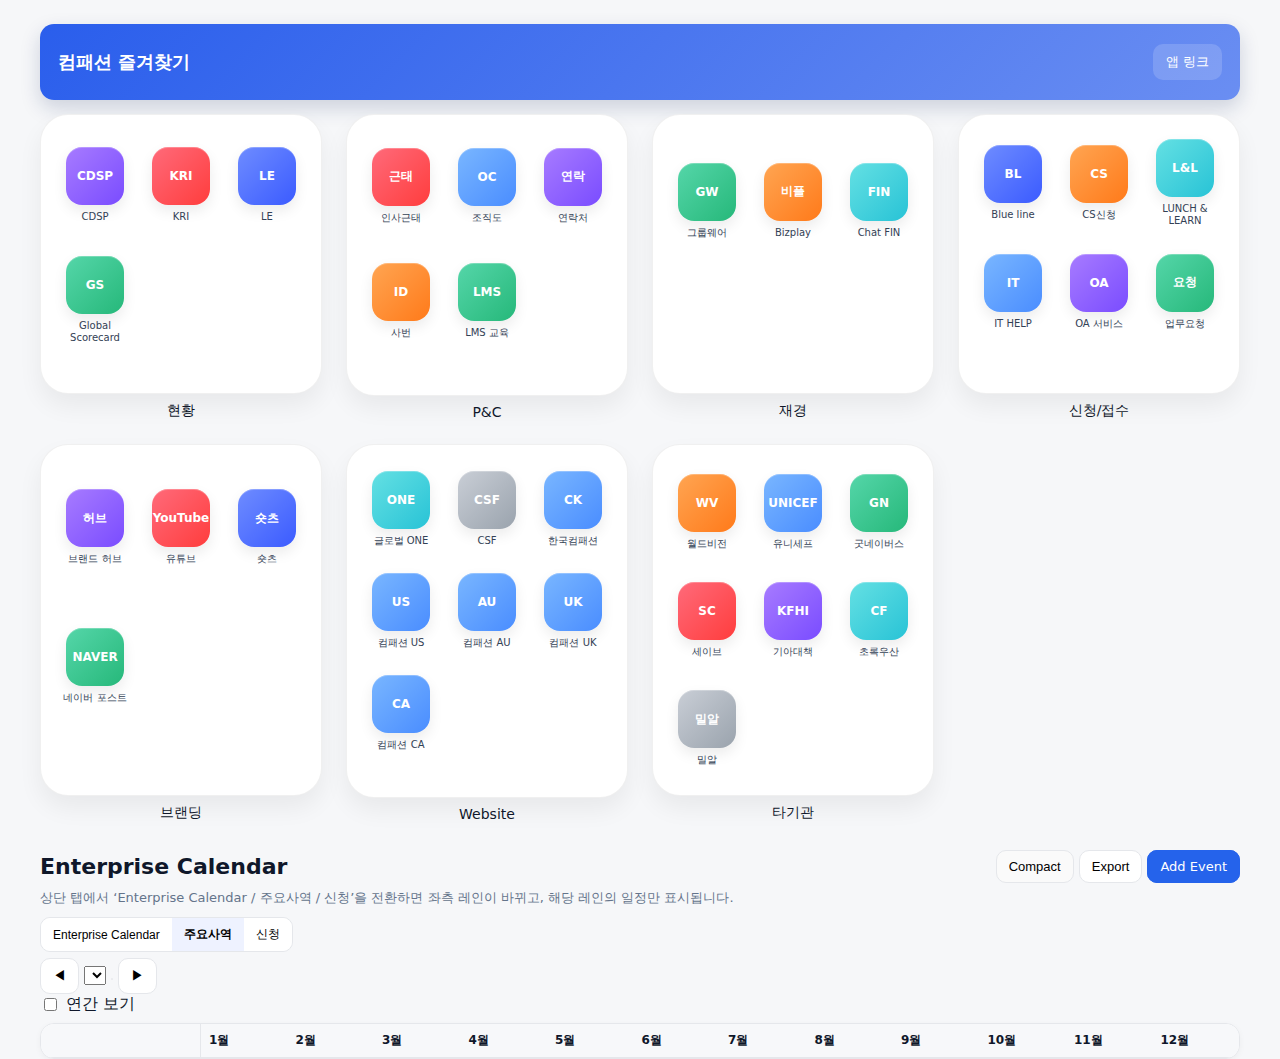
<file: index.html>
<!DOCTYPE html>
<html lang="ko" dir="ltr">
<head>
<meta charset="UTF-8" />
<meta name="viewport" content="width=device-width,initial-scale=1" />
<meta name="color-scheme" content="light" />
<title>사내 포털 – 바로가기 + 전사일정</title>
<style>
  :root{
    --bg:#f6f7f9; --folder:#ffffff; --line:rgba(0,0,0,.06); --card:#fff; --grid:#e5e7eb; --text:#0f172a;
    --focus:#2563eb; --muted:#64748b; --shadow:0 12px 24px rgba(0,0,0,.06);
    --lane-h:64px; --lane-gap:1px; --left-col:160px; --header-h:34px; --cell-pad:8px;
  }
  *{box-sizing:border-box}
  html,body{height:100%}
  body{margin:24px; font-family:system-ui,-apple-system,Segoe UI,Roboto,Apple SD Gothic Neo,Noto Sans KR,sans-serif; background:var(--bg); color:var(--text)}
  img{max-width:100%; display:block}
  a{color:inherit; text-decoration:none}
  a:focus-visible,button:focus-visible{outline:3px solid var(--focus); outline-offset:3px; border-radius:8px}
  .visually-hidden{position:absolute!important;width:1px;height:1px;padding:0;margin:-1px;overflow:hidden;clip:rect(0 0 0 0);white-space:nowrap;border:0}

  h1{margin:0 0 20px; font-size:18px}
  h2{margin:28px 0 12px; font-size:16px}
  .container{max-width:1200px; margin:0 auto}
  .grid{display:grid; grid-template-columns:repeat(auto-fit,minmax(240px,1fr)); gap:24px}

  /* 폴더 카드 */
  .folder{background:var(--folder);border-radius:28px;padding:18px 16px;border:1px solid var(--line);
          box-shadow:var(--shadow), inset 0 1px 0 rgba(255,255,255,.7); transition:transform .15s, box-shadow .15s}
  .folder:hover{ transform:translateY(-2px); box-shadow:0 16px 30px rgba(0,0,0,.08), inset 0 1px 0 rgba(255,255,255,.7) }
  .apps{display:grid; grid-template-columns:repeat(3,1fr); gap:10px}
  .app{display:flex; align-items:center; justify-content:center; flex-direction:column; color:var(--text); gap:6px; min-height:92px}
  .badge{width:58px;height:58px;border-radius:16px;display:flex;align-items:center;justify-content:center;box-shadow:inset 0 1px 0 rgba(255,255,255,.25), 0 6px 14px rgba(0,0,0,.08);transition:transform .12s, box-shadow .12s; font-weight:700; font-size:12px; color:#fff}
  .app:hover .badge{ transform:translateY(-1px); box-shadow:inset 0 1px 0 rgba(255,255,255,.25), 0 10px 18px rgba(0,0,0,.12) }
  .label{font-size:10px;color:#334155;text-align:center;max-width:84px;line-height:1.2}
  .c-red{background:linear-gradient(135deg,#ff6a7a,#ff3d3d)}
  .c-purple{background:linear-gradient(135deg,#a77bff,#7a4cff)}
  .c-sky{background:linear-gradient(135deg,#79b6ff,#4a8dff)}
  .c-orange{background:linear-gradient(135deg,#ffa552,#ff7a1a)}
  .c-green{background:linear-gradient(135deg,#55d6a9,#26b87a)}
  .c-blue{background:linear-gradient(135deg,#6e8cff,#3b5bff)}
  .c-teal{background:linear-gradient(135deg,#64e0e3,#28c3d6)}
  .c-gray{background:linear-gradient(135deg,#c9ced6,#9aa3ad)}
  .folder-label{display:flex;align-items:center;justify-content:center;gap:6px;margin-top:8px;font-size:14px}
  .folder-label .emoji{display:none !important;}

  /* 카드 */
  .card{background:var(--card);border:1px solid var(--grid);border-radius:14px;box-shadow:0 2px 6px rgba(0,0,0,.04)}

  /* 컨트롤(세그 탭) */
  .controls{display:flex;flex-wrap:wrap;gap:8px;align-items:center;margin:10px 0 6px}
  .seg{display:inline-flex;border:1px solid var(--grid);border-radius:10px;overflow:hidden}
  .seg button{padding:8px 12px;border:0;background:#fff;font-size:12px;cursor:pointer}
  .seg button[aria-pressed="true"]{background:#eef2ff;font-weight:600}

  /* 캘린더 상단 */
  .sp-hero{margin:28px 0 8px}
  .sp-titlebar{display:flex;align-items:center;justify-content:space-between;gap:12px;margin-top:6px}
  .sp-titlebar h2{margin:0;font-size:22px}
  .sp-sub{margin:6px 0 0;color:#64748b;font-size:13px}
  .btn{border:1px solid var(--grid);background:#fff;border-radius:10px;padding:8px 12px;font-size:13px;cursor:pointer}
  .btn.ghost{background:#fafafa}
  .btn.primary{background:#2563eb;color:#fff;border-color:#2563eb}

  /* 제목 라인만 하이라이트 */
  .title-strip{
    display:flex; align-items:center; justify-content:space-between;
    padding:20px 18px; margin:0 0 14px; border-radius:14px; color:#fff;
    box-shadow:0 8px 20px rgba(17,38,94,.18);
    background:linear-gradient(135deg,#2a5eec,#6a8ef2);
  }
  .title-strip .btn.ghost{background:rgba(255,255,255,.16); color:#fff; border-color:transparent}
  .title-strip .btn.ghost:hover{background:rgba(255,255,255,.24)}

  /* 연간 매트릭스 */
  .year-grid{position:relative;overflow:hidden}
  .header,.row{display:grid;grid-template-columns:var(--left-col) repeat(12,1fr)}
  .header div,.row div{padding:var(--cell-pad);border-bottom:1px solid var(--grid)}
  .header{background:#f7f8fa;font-size:12px;font-weight:600;position:sticky;top:0;z-index:2}
  .lane-name{padding:10px 12px;border-right:1px solid var(--grid);display:flex;align-items:center;font-size:12px;font-weight:600;background:#f9fafb;color:#111827}
  .cell{height:var(--lane-h);border-left:1px solid var(--grid)}
  .row .cell:first-child{border-left:none}
  .grid-lines{position:absolute;inset:var(--header-h) 0 0 var(--left-col);display:grid;grid-template-columns:repeat(12,1fr);pointer-events:none}
  .grid-lines div{border-left:1px dashed #e6e6e6}
  .bar-layer{position:absolute;inset:var(--header-h) 0 0 var(--left-col)}
  .event{position:absolute;height:26px;border-radius:8px;padding:4px 8px;font-size:12px;line-height:18px;white-space:nowrap;overflow:hidden;text-overflow:ellipsis;cursor:pointer;box-shadow:0 1px 3px rgba(0,0,0,.08);border:1px solid rgba(0,0,0,.05);font-weight:600}
  .today-line{position:absolute;top:var(--header-h);bottom:0;width:2px;background:#2563eb33;pointer-events:none}

  @media print{
    body{margin:0}
    .grid,.imgbox,.hint,h1,.controls,.sp-hero{display:none}
    .year-grid{border:0}
  }
/* ===== Tooltip (개선 버전) ===== */
.tooltip{
  position: fixed;
  z-index: 9999;
  max-width: 240px;             /* 고정 최대폭 */
  padding: 10px 12px;
  font-size: 12px;
  line-height: 1.5;
  border-radius: 10px;
  background: #fff;
  color: #111827;
  border: 1px solid #e5e7eb;
  box-shadow: 0 10px 24px rgba(0,0,0,.16);
  pointer-events: none;
  opacity: 0;
  transform: translateY(-6px) scale(.98);
  transition: opacity .14s ease, transform .14s ease;

  /* 길게 늘어지지 않도록 */
  white-space: normal;
  word-break: keep-all;          /* 한글 단어 유지 */
  overflow-wrap: anywhere;       /* 긴 URL 같은 건 줄바꿈 */
  text-align: left;
}

/* 보이기 */
.tooltip[data-show="true"]{
  opacity: 1;
  transform: translateY(0) scale(1);
}

/* 화살표 */
.tooltip::after{
  content:"";
  position:absolute;
  left:50%;
  transform: translateX(-50%);
  border:6px solid transparent;
  filter: drop-shadow(0 2px 2px rgba(0,0,0,.08));
}

/* 위쪽 배치(기본) — 화살표가 아래를 향함 */
.tooltip[data-pos="top"]::after{
  bottom:-12px;
  border-top-color:#fff;
}

/* 아래쪽 배치 — 화살표가 위를 향함 */
.tooltip[data-pos="bottom"]::after{
  top:-12px;
  border-bottom-color:#fff;
}

  /* === 카드 높이 통일: grid-item(section)와 .folder를 늘려서 맞춤 === */
.grid > section{ display:flex; flex-direction:column; height:100%; }
.grid > section .folder{ display:flex; flex-direction:column; height:100%; }
.grid > section .apps{ flex:1 1 auto; }           /* 아이콘 영역이 남는 높이를 차지 */

/* (선택) 아이콘 그리드가 항상 고르게 보이게 */
.grid > section .apps{ display:grid; grid-template-columns:repeat(3,1fr); gap:10px; }

/* (선택) “모~든 카드 높이를 완전히 동일”하게 강제하고 싶다면 값 하나로 통일 */
.grid > section .folder{ min-height:260px; }       /* ⑤ 카드 공통 최소높이(원하면 숫자 조절) */

  /* === 카드 높이 통일 + 더보기 칩 === */
.grid > section{display:flex;flex-direction:column;height:100%}
.grid > section .folder{display:flex;flex-direction:column;height:100%;min-height:280px}
.grid > section .apps{flex:1 1 auto}


/* 모달(더보기) */
#more-modal[aria-hidden="true"]{display:none}
#more-modal{
  position:fixed;inset:0;z-index:70;display:flex;align-items:center;justify-content:center;
  padding:20px;background:rgba(0,0,0,.45)
}
.more-box{
  background:#fff;border:1px solid var(--grid);border-radius:14px;max-width:780px;width:100%;
  padding:16px;box-shadow:0 10px 30px rgba(0,0,0,.15)
}
.more-title{margin:0 0 10px;font-size:16px}
.more-grid{display:grid;grid-template-columns:repeat(auto-fit,minmax(120px,1fr));gap:14px}
.more-app{
  display:flex;flex-direction:column;align-items:center;gap:8px;padding:12px;border:1px solid #eef2f6;
  border-radius:12px;background:#fafafa
}
.more-app .badge{transform:none} /* 모달 안에선 점프 효과 제거 */
.more-footer{display:flex;gap:8px;justify-content:flex-end;margin-top:14px}

/* === 6칸 고정 슬롯(3x2) + 반응형 === */
.grid > section{display:flex;flex-direction:column;height:100%}
.grid > section .folder{display:flex;flex-direction:column;height:100%;min-height:280px}
.grid > section .apps{
  display:grid;
  grid-template-columns:repeat(3,1fr);
  gap:10px;
}
@media (max-width: 900px){ .grid > section .apps{ grid-template-columns:repeat(2,1fr);} }
@media (max-width: 520px){ .grid > section .apps{ grid-template-columns:1fr;} }

/* 슬롯: 앱/더보기/빈칸 모두 같은 높이로 */
.app, .more-tile, .slot-empty{
  display:flex;align-items:center;justify-content:center;flex-direction:column;gap:6px;min-height:92px;
}

/* 더보기 타일(앱과 동일 사이즈로 표시) */
.more-tile{
  border-radius:16px;border:1px dashed #dbe1e8;background:#f8fafc;
  box-shadow:inset 0 1px 0 rgba(255,255,255,.6);
  cursor:pointer;font-weight:700;
}
.more-tile:hover{background:#f1f5f9}

/* 빈 슬롯(자리만 차지하고 보이지 않음) */
.slot-empty{ visibility:hidden; }
/* === 모달 표시 보강 === */
#more-modal { display: flex; z-index:9999; }                     /* 기본 표시를 flex로 (안보이는 문제 방지) */
#more-modal[aria-hidden="true"] { display: none; } /* 닫을 때만 숨기기 */
  
</style>
</head>
<body>
<div class="container" role="main">

  <!-- 상단 타이틀 -->
  <h1 class="title-strip">
    <span>컴패션 즐겨찾기</span>
    <button id="app-links-btn" class="btn ghost" type="button">앱 링크</button>
  </h1>

  <!-- ===== 빠른 바로가기 그리드 ===== -->
  <div class="grid" id="quick-grid">
    <!-- 현황 -->
    <section aria-labelledby="sec-Dashboard">
      <div class="folder" role="group" aria-labelledby="sec-Dashboard">
        <div class="apps">
          <a class="app" data-key="CDSP" href="https://compassionkorea.lightning.force.com/lightning/r/Dashboard/01Z2x00000086p2EAA/view?queryScope=userFolders" target="_blank" rel="noopener noreferrer"><div class="badge c-purple">CDSP</div><div class="label">CDSP</div></a>
          <a class="app" data-key="KRI" href="https://compassionkorea.lightning.force.com/lightning/r/Dashboard/01Z2x000000QEwMEAW/view" target="_blank" rel="noopener noreferrer"><div class="badge c-red">KRI</div><div class="label">KRI</div></a>
          <a class="app" data-key="LE" href="https://compassionkorea.sharepoint.com/:x:/s/maketing/EXVOhXaIRMNBvzScNMHEycMBXkXIgNO1UNBRMcdAStnOWQ?e=4EfFYq" target="_blank" rel="noopener noreferrer"><div class="badge c-blue">LE</div><div class="label">LE</div></a>
          <a class="app" data-key="Scorecard" href="https://one.compassion.com/sites/finance/SitePageModern/194296/global-scorecard" target="_blank" rel="noopener noreferrer"><div class="badge c-green">GS</div><div class="label">Global Scorecard</div></a>
          <span></span><span></span><span></span><span></span><span></span>
        </div>
      </div>
      <div class="folder-label" id="sec-dashboard"><span>현황</span></div>
    </section>

    <!-- P&C -->
    <section aria-labelledby="sec-pc">
      <div class="folder" role="group" aria-labelledby="sec-pc">
        <div class="apps">
          <a class="app" data-key="인사근태" href="http://gwa.compassion.or.kr/gw/bizbox.do" target="_blank" rel="noopener noreferrer" title="인사근태"><div class="badge c-red">근태</div><div class="label">인사근태</div></a>
          <a class="app" data-key="조직도" href="https://compassionkorea.sharepoint.com/:b:/s/share/EVwEjJlrN2JGs9_tak31NVABfFJgdYNMhtQGLq0ArpJZNA?e=HZ27fL" target="_blank" rel="noopener noreferrer"><div class="badge c-sky">OC</div><div class="label">조직도</div></a>
          <a class="app" data-key="연락처" href="https://compassionkorea.sharepoint.com/:b:/s/share/EW4HfbQ0aUdEsSm7fBLWAHMBbWviKQ6R6FUxvvXu7P3k7Q?e=padbKz" target="_blank" rel="noopener noreferrer"><div class="badge c-purple">연락</div><div class="label">연락처</div></a>
          <a class="app" data-key="사번" href="#" target="_blank" rel="noopener noreferrer"><div class="badge c-orange">ID</div><div class="label">사번</div></a>
          <a class="app" data-key="LMS 교육" href="https://hrd.compassion.or.kr/index.do" target="_blank" rel="noopener noreferrer"><div class="badge c-green">LMS</div><div class="label">LMS 교육</div></a>
          <span></span><span></span><span></span>
        </div>
      </div>
      <div class="folder-label" id="sec-pc"><span>P&amp;C</span></div>
    </section>

    <!-- 재경 -->
    <section aria-labelledby="sec-fin">
      <div class="folder" role="group" aria-labelledby="sec-fin">
        <div class="apps">
          <a class="app" data-key="그룹웨어" href="http://gwa.compassion.or.kr/gw/userMain.do" target="_blank" rel="noopener noreferrer"><div class="badge c-green">GW</div><div class="label">그룹웨어</div></a>
          <a class="app" data-key="Bizplay" href="https://www.bizplay.co.kr/main_0003_01.act" target="_blank" rel="noopener noreferrer"><div class="badge c-orange">비플</div><div class="label">Bizplay</div></a>
          <a class="app" data-key="Chat FIN" href="https://handy-reply-c1d.notion.site/ChatFIN-5b4bfe383a864a658cd59dd7de0bc671" target="_blank" rel="noopener noreferrer"><div class="badge c-teal">FIN</div><div class="label">Chat FIN</div></a>
          <span></span><span></span><span></span><span></span><span></span><span></span>
        </div>
      </div>
      <div class="folder-label" id="sec-fin"><span>재경</span></div>
    </section>

    <!-- 신청/접수 -->
    <section aria-labelledby="sec-apply">
      <div class="folder" role="group" aria-labelledby="sec-apply">
        <div class="apps">
          <a class="app" data-key="Blue line" href="https://docs.google.com/forms/d/1SyKV9_o6ctBeClGW8wDpPnGf94RvEZqWaYfZ9e6cgxg/viewform?edit_requested=true" target="_blank" rel="noopener noreferrer"><div class="badge c-blue">BL</div><div class="label">Blue line</div></a>
          <a class="app" data-key="CS" href="https://compassionkorea-my.sharepoint.com/:x:/g/personal/dalim_compassion_or_kr/EQ_Gs9DNgN9PiUWxnUlVemoB07hunygEASEHkVd9av4EOQ?e=wvJixF" target="_blank" rel="noopener noreferrer"><div class="badge c-orange">CS</div><div class="label">CS신청</div></a>
          <a class="app" data-key="L&L" href="https://forms.office.com/r/TtTWjVKUGt" target="_blank" rel="noopener noreferrer"><div class="badge c-teal">L&L</div><div class="label">LUNCH & LEARN</div></a>
          <a class="app" data-key="IT HELP" href="https://compassionkorea.lightning.force.com/lightning/o/ITServiceRequest__c/home" target="_blank" rel="noopener noreferrer"><div class="badge c-sky">IT</div><div class="label">IT HELP</div></a>
          <a class="app" data-key="OA 서비스" href="https://forms.office.com/pages/responsepage.aspx?id=F3AWrGQVgEyEyvVroUgajahITEsIIu5IoQ0dkMJU9PRUQ0hNSjY3NEtQWTJPWktSTzZVSE04OFE2SCQlQCN0PWcu&route=shorturl" target="_blank" rel="noopener noreferrer"><div class="badge c-purple">OA</div><div class="label">OA 서비스</div></a>
          <a class="app" data-key="업무요청" href="https://compassionkorea.sharepoint.com/sites/request" target="_blank" rel="noopener noreferrer"><div class="badge c-green">요청</div><div class="label">업무요청</div></a>
          <span></span><span></span><span></span><span></span><span></span><span></span>
        </div>
      </div>
      <div class="folder-label" id="sec-apply"><span>신청/접수</span></div>
    </section>

    <!-- 브랜딩 -->
    <section aria-labelledby="sec-brand">
      <div class="folder" role="group" aria-labelledby="sec-brand">
        <div class="apps">
          <a class="app" data-key="브랜드 허브" href="https://compassionkorea.sharepoint.com/sites/BrandHub" target="_blank" rel="noopener noreferrer"><div class="badge c-purple">허브</div><div class="label">브랜드 허브</div></a>
          <a class="app" data-key="유튜브" href="https://www.youtube.com/@CompassionKR" target="_blank" rel="noopener noreferrer"><div class="badge c-red">YouTube</div><div class="label">유튜브</div></a>
          <a class="app" data-key="숏츠" href="https://www.youtube.com/@CompassionKR/shorts" target="_blank" rel="noopener noreferrer"><div class="badge c-blue">숏츠</div><div class="label">숏츠</div></a>
          <a class="app" data-key="네이버 포스트" href="https://blog.naver.com/prologue/PrologueList.naver?blogId=compassionkorea&skinType=&skinId=&from=menu&userSelectMenu=true" target="_blank" rel="noopener noreferrer"><div class="badge c-green">NAVER</div><div class="label">네이버 포스트</div></a>
          <span></span><span></span><span></span><span></span><span></span>
        </div>
      </div>
      <div class="folder-label" id="sec-brand"><span>브랜딩</span></div>
    </section>

    <!-- Website -->
    <section aria-labelledby="sec-web">
      <div class="folder" role="group" aria-labelledby="sec-web">
        <div class="apps">
          <a class="app" data-key="글로벌 ONE" href="https://one.compassion.com" target="_blank" rel="noopener noreferrer"><div class="badge c-teal">ONE</div><div class="label">글로벌 ONE</div></a>
          <a class="app" data-key="CSF" href="https://compassionkorea.lightning.force.com/lightning/page/home" target="_blank" rel="noopener noreferrer"><div class="badge c-gray">CSF</div><div class="label">CSF</div></a>
          <a class="app" data-key="홈페이지" href="https://www.compassion.or.kr/" target="_blank" rel="noopener noreferrer"><div class="badge c-sky">CK</div><div class="label">한국컴패션</div></a>
          <a class="app" data-key="US" href="http://www.compassion.com/" target="_blank" rel="noopener noreferrer"><div class="badge c-sky">US</div><div class="label">컴패션 US</div></a>
          <a class="app" data-key="AU" href="https://www.compassion.com.au/" target="_blank" rel="noopener noreferrer"><div class="badge c-sky">AU</div><div class="label">컴패션 AU</div></a>
          <a class="app" data-key="UK" href="https://www.compassionuk.org/" target="_blank" rel="noopener noreferrer"><div class="badge c-sky">UK</div><div class="label">컴패션 UK</div></a>
          <a class="app" data-key="CA" href="https://www.compassion.ca/" target="_blank" rel="noopener noreferrer"><div class="badge c-sky">CA</div><div class="label">컴패션 CA</div></a>
          <span></span><span></span><span></span><span></span><span></span><span></span>
        </div>
      </div>
      <div class="folder-label" id="sec-web"><span>Website</span></div>
    </section>

    <!-- 타기관 -->
    <section aria-labelledby="sec-ngo">
      <div class="folder" role="group" aria-labelledby="sec-ngo">
        <div class="apps">
          <a class="app" data-key="월드비전" href="https://www.worldvision.or.kr/" target="_blank" rel="noopener noreferrer" title="월드비전"><div class="badge c-orange">WV</div><div class="label">월드비전</div></a>
          <a class="app" data-key="유니세프" href="https://www.unicef.or.kr/" target="_blank" rel="noopener noreferrer" title="유니세프"><div class="badge c-sky">UNICEF</div><div class="label">유니세프</div></a>
          <a class="app" data-key="굿네이버스" href="https://www.goodneighbors.kr/" target="_blank" rel="noopener noreferrer" title="굿네이버스"><div class="badge c-green">GN</div><div class="label">굿네이버스</div></a>
          <a class="app" data-key="세이브더칠드런" href="https://www.sc.or.kr/" target="_blank" rel="noopener noreferrer" title="세이브더칠드런"><div class="badge c-red">SC</div><div class="label">세이브</div></a>
          <a class="app" data-key="기아대책" href="https://www.kfhi.or.kr/" target="_blank" rel="noopener noreferrer" title="기아대책"><div class="badge c-purple">KFHI</div><div class="label">기아대책</div></a>
          <a class="app" data-key="초록우산" href="https://www.childfund.or.kr/main.do" target="_blank" rel="noopener noreferrer" title="초록우산 어린이재단"><div class="badge c-teal">CF</div><div class="label">초록우산</div></a>
          <a class="app" data-key="밀알" href="https://miral.org/main/main.asp" target="_blank" rel="noopener noreferrer" title="밀알 복지재단"><div class="badge c-gray">밀알</div><div class="label">밀알</div></a>
          <span></span><span></span>
        </div>
      </div>
      <div class="folder-label" id="sec-ngo"><span>타기관</span></div>
    </section>
  </div>

  <!-- ====================== 전사일정 & 행사 ====================== -->
  <section class="sp-hero" aria-labelledby="ecal-title">
    <div class="sp-titlebar">
      <h2 id="ecal-title">Enterprise Calendar</h2>
      <div class="sp-actions" role="toolbar" aria-label="Calendar actions">
        <button type="button" class="btn ghost" id="btn-compact" aria-pressed="false" title="밀집 보기">Compact</button>
        <button type="button" class="btn" id="btn-export" title="CSV로 내보내기">Export</button>
        <a class="btn primary" id="btn-add" target="_blank" href="https://sungha85.github.io/compassion_gate/event/" title="일정 추가">Add Event</a>
      </div>
    </div>
    <p class="sp-sub">상단 탭에서 ‘Enterprise Calendar / 주요사역 / 신청’을 전환하면 좌측 레인이 바뀌고, 해당 레인의 일정만 표시됩니다.</p>
  </section>

  <!-- 메인 카테고리 탭 -->
  <div class="controls" aria-label="메인 카테고리">
    <div class="seg" id="group-tabs" role="tablist" aria-label="Main categories">
      <button type="button" role="tab" data-group="Enterprise Calendar" aria-pressed="false">Enterprise Calendar</button>
      <button type="button" role="tab" data-group="주요사역" aria-pressed="true">주요사역</button>
      <button type="button" role="tab" data-group="신청" aria-pressed="false">신청</button>
    </div>
  </div>
  <!-- 연/월 컨트롤 -->
  <div class="cal-controls">
    <button class="btn" id="prev-month" title="이전 달">◀</button>
    <select id="year-select" aria-label="연도 선택"></select>
    <div class="seg" id="month-buttons" role="tablist" aria-label="월 선택"></div>
    <button class="btn" id="next-month" title="다음 달">▶</button>
    <label style="margin-left:auto;display:flex;align-items:center;gap:6px;">
      <input type="checkbox" id="toggle-annual"> 연간 보기
    </label>
  </div>

  <!-- 연간 매트릭스 -->
  <div class="card year-grid" style="margin-top:8px" id="year-grid" aria-labelledby="year-title">
    <div id="year-title" class="visually-hidden" aria-hidden="true">연간 일정 매트릭스</div>
    <div class="header">
      <div style="border-right:1px solid var(--grid)"></div>
      <div>1월</div><div>2월</div><div>3월</div><div>4월</div><div>5월</div><div>6월</div>
      <div>7월</div><div>8월</div><div>9월</div><div>10월</div><div>11월</div><div>12월</div>
    </div>
    <div id="lane-rows"></div>
    <div class="grid-lines" aria-hidden="true">
      <div></div><div></div><div></div><div></div><div></div><div></div>
      <div></div><div></div><div></div><div></div><div></div><div></div>
    </div>
    <div class="today-line" id="today-line" aria-hidden="true"></div>
    <div class="bar-layer" id="bar-layer"></div>
  </div>
</div>

<!-- 공용 모달 -->
<div id="modal" aria-hidden="true" role="dialog" aria-modal="true" aria-labelledby="m-title" aria-describedby="m-when m-dept m-note" style="display:none;align-items:center;justify-content:center;position:fixed;inset:0;background:rgba(0,0,0,.45);padding:20px">
  <div class="box" style="background:#fff;border-radius:14px;padding:18px;max-width:560px;width:100%;border:1px solid var(--grid);box-shadow:0 10px 30px rgba(0,0,0,.15)">
    <h3 id="m-title" style="margin:0 0 8px;font-size:16px"></h3>
    <p id="m-when" style="margin:6px 0 0;font-size:13px;color:#334155;white-space:pre-line"></p>
    <p id="m-dept" style="margin:6px 0 0;font-size:13px;color:#334155;white-space:pre-line"></p>
    <p id="m-note" style="margin:6px 0 0;font-size:13px;color:#334155;white-space:pre-line"></p>
    <div class="modal-actions" style="display:flex;justify-content:flex-end;gap:8px;margin-top:16px"><button class="close btn" id="closeBtn">닫기 (Esc)</button></div>
  </div>
</div>

<!-- 앱 링크 편집 모달 -->
<div id="app-links-modal" aria-hidden="true" role="dialog" aria-modal="true"
     style="position:fixed;inset:0;background:rgba(0,0,0,.45);display:none;align-items:center;justify-content:center;padding:20px;z-index:60">
  <div style="background:#fff;border:1px solid var(--grid);border-radius:14px;max-width:720px;width:100%;padding:16px">
    <h3 style="margin:0 0 8px">앱 링크 붙여넣기</h3>
    <p class="muted" style="margin:0 0 8px">형식: <code>key,url</code></p>
    <textarea id="app-links-text" style="width:100%;height:200px;border:1px solid var(--grid);border-radius:10px;padding:8px"
      placeholder="key,url&#10;조직도,https://..."></textarea>
    <div style="display:flex;gap:8px;justify-content:flex-end;margin-top:10px">
      <button id="app-links-cancel" class="btn" type="button">취소</button>
      <button id="app-links-apply" class="btn primary" type="button">적용</button>
    </div>
  </div>
</div>

<!-- 공용 모달 -->
<div id="modal" aria-hidden="true" role="dialog" aria-modal="true" aria-labelledby="m-title" aria-describedby="m-when m-dept m-note" style="display:none;align-items:center;justify-content:center;position:fixed;inset:0;background:rgba(0,0,0,.45);padding:20px">
  <div class="box" style="background:#fff;border-radius:14px;padding:18px;max-width:560px;width:100%;border:1px solid var(--grid);box-shadow:0 10px 30px rgba(0,0,0,.15)">
    <h3 id="m-title" style="margin:0 0 8px;font-size:16px"></h3>
    <p id="m-when" style="margin:6px 0 0;font-size:13px;color:#334155;white-space:pre-line"></p>
    <p id="m-dept" style="margin:6px 0 0;font-size:13px;color:#334155;white-space:pre-line"></p>
    <p id="m-note" style="margin:6px 0 0;font-size:13px;color:#334155;white-space:pre-line"></p>
    <div class="modal-actions" style="display:flex;justify-content:flex-end;gap:8px;margin-top:16px">
      <button class="close btn" id="closeBtn">닫기 (Esc)</button>
    </div>
  </div>
</div>

<script type="module">
  /* ===================== Firestore 연동 + 3-그룹 탭 달력 ===================== */

  // 헬퍼
  const $ = (s)=>document.querySelector(s);
  const KST = new Intl.DateTimeFormat('ko-KR',{ timeZone:'Asia/Seoul', dateStyle:'medium' });
  const fmtRange = (s,e)=> `${KST.format(s)} ~ ${KST.format(e)}`;
  const parseDate = (s)=>{ const [y,m,d] = (s||'').split('-').map(Number); return new Date(y, m-1, d); };

  // 메인 그룹과 레인
  const GROUPS = {
    "Enterprise Calendar": ["ELT Meetings","GMC","Cross Funtional PJT","전략","재경","인사","컴플라이언스","IT"],
    "주요사역": ["온라인","행사","콘텐츠","VT"],
    "신청": ["CS","전사교육","마감"]
  };
  const LANE_TO_GROUP = {
    "ELT Meetings":"Enterprise Calendar","GMC":"Enterprise Calendar","Cross Funtional PJT":"Enterprise Calendar","전략":"Enterprise Calendar","재경":"Enterprise Calendar","인사":"Enterprise Calendar","컴플라이언스":"Enterprise Calendar","IT":"Enterprise Calendar",
    "온라인":"주요사역","행사":"주요사역","콘텐츠":"주요사역","VT":"주요사역",
    "CS":"신청","전사교육":"신청","마감":"신청"
  };
  let activeGroup = "주요사역"; // ← 기본 시작 그룹

  // 레인 그리드 구성
  const laneRows = $("#lane-rows");
  function renderLaneGrid(){
    if(!laneRows) return;
    laneRows.innerHTML = "";
    (GROUPS[activeGroup]||[]).forEach(name=>{
      const row = document.createElement("div");
      row.className = "row";
      row.innerHTML = `<div class="lane-name">${name}</div>` + Array.from({length:12}).map(()=>`<div class="cell"></div>`).join("");
      laneRows.appendChild(row);
    });
  }
  renderLaneGrid();

  // 탭 토글
  const groupTabs = $("#group-tabs");
  if (groupTabs){
    groupTabs.addEventListener("click",(e)=>{
      const btn = e.target.closest("button[data-group]");
      if(!btn) return;
      const g = btn.getAttribute("data-group");
      if(g===activeGroup) return;
      activeGroup = g;
      [...groupTabs.querySelectorAll("button")].forEach(b=>{
        b.setAttribute('aria-pressed', String(b===btn));
      });
      renderLaneGrid(); refresh();
    });
  }

  // 바 렌더
  const layer = $("#bar-layer");
  const todayLine = $("#today-line");
  function monthIndex(d){ return d.getMonth(); }
  function monthSpan(s,e){ const months=(e.getFullYear()-s.getFullYear())*12+(e.getMonth()-s.getMonth())+1; return Math.max(1,months); }
  function laneY(name){
    const lanes = GROUPS[activeGroup]||[];
    const idx = lanes.indexOf(name);
    const header = 34;
    const laneH  = parseFloat(getComputedStyle(document.documentElement).getPropertyValue('--lane-h'));
    const gap    = parseFloat(getComputedStyle(document.documentElement).getPropertyValue('--lane-gap'));
    return header + Math.max(0,idx)*(laneH+gap);
  }
  function renderTodayLine(){
    const now=new Date(), m=now.getMonth(), d=now.getDate();
    const dim=new Date(now.getFullYear(),m+1,0).getDate();
    const frac=m+(d-1)/dim; const leftPct=(frac/12)*100;
    if(todayLine) todayLine.style.left=`calc(${leftPct}% + var(--left-col))`;
  }

  let EVENTS = []; // Firestore에서 동기화

  function inferGroupByLane(lane){ return LANE_TO_GROUP[lane] || "Enterprise Calendar"; }
  function filtered(list){
    const lanes = GROUPS[activeGroup]||[];
    return list.filter(ev=>{
      const g = ev.group || inferGroupByLane(ev.lane||"");
      return (g===activeGroup) && lanes.includes(ev.lane);
    });
  }

  function renderBars(){
    if(!layer) return;
    layer.innerHTML='';
    filtered(EVENTS).forEach(ev=>{
      if(!ev.start||!ev.end||!ev.lane) return;
      const s=parseDate(ev.start), e=parseDate(ev.end);
      if(isNaN(s)||isNaN(e)) return;
      const sIdx=monthIndex(s), span=monthSpan(s,e);
      const bar=document.createElement('div');
      bar.className=`event t-${ev.lane}`;
      bar.style.left = `calc(${(sIdx/12)*100}% + 6px)`;
      bar.style.top  = `${laneY(ev.lane)+18}px`;
      bar.style.width= `calc(${(span/12)*100}% - 12px)`;
      bar.tabIndex=0; bar.setAttribute('role','button');
      bar.setAttribute('aria-label',`${ev.lane} · ${ev.title} · ${ev.start} ~ ${ev.end}`);
      bar.textContent=ev.title||'(제목 없음)';
      bar.addEventListener('click',()=>openModal(ev));
      bar.addEventListener('keydown',(e)=>{if(e.key==='Enter'||e.key===' '){e.preventDefault();openModal(ev);}});
      layer.appendChild(bar);
    });
    renderTodayLine();
  }
  function refresh(){ renderBars(); }
  window.addEventListener('resize', refresh);

  // 모달
  function openModal(ev){
    $("#m-title").textContent = ev.title || '(제목 없음)';
    const s=parseDate(ev.start), e=parseDate(ev.end);
    $("#m-when").textContent = (ev.start&&ev.end)?`일정: ${fmtRange(s,e)}`:'';
    $("#m-dept").textContent = `레인: ${ev.lane||''} · 카테고리: ${ev.category||''}`;
    $("#m-note").textContent = ev.note?`메모: ${ev.note}`:'';
    const modal=$("#modal");
    modal.style.display='flex'; modal.setAttribute('aria-hidden','false');
    document.body.style.overflow='hidden'; $("#closeBtn").focus();
  }
  function closeModal(){ const m=$("#modal"); m.style.display='none'; m.setAttribute('aria-hidden','true'); document.body.style.overflow=''; }
  $("#modal")?.addEventListener('click',e=>{ if(e.target.id==='modal') closeModal(); });
  document.addEventListener('keydown',e=>{ if(e.key==='Escape') closeModal(); });
  $("#closeBtn")?.addEventListener('click',closeModal);

  // CSV
  $("#btn-export")?.addEventListener('click', ()=>{
    const headers=["title","start","end","lane","category","note"];
    const rows=[headers.join(",")].concat(
      EVENTS.map(ev=>headers.map(h=>{
        const val=(ev[h]??"").toString().replace(/"/g,'""');
        return /[",\n]/.test(val)?`"${val}"`:val;
      }).join(","))
    );
    const blob=new Blob([rows.join("\n")],{type:"text/csv;charset=utf-8;"});
    const url=URL.createObjectURL(blob); const a=document.createElement('a');
    a.href=url; a.download='enterprise-calendar.csv'; document.body.appendChild(a); a.click(); a.remove(); URL.revokeObjectURL(url);
  });

  // 앱 링크 로컬 저장/편집
  const APP_LINKS_LS='portal:app_links:v2';
  const APP_KEYS=["인사근태","조직도","연락처","사번","LMS 교육","Blue line","그룹웨어","Bizplay","Chat FIN",
                  "브랜드 허브","유튜브","네이버 포스트","숏츠","글로벌 ONE","CSF","홈페이지","US","AU","UK","CA",
                  "월드비전","유니세프","굿네이버스","세이브더칠드런","기아대책","초록우산","밀알","Scorecard","CDSP","KRI","LE","IT HELP","OA 서비스","업무요청","L&L","CS"];
  const APP_LINKS_DEFAULT={"조직도":"https://compassionkorea.sharepoint.com/:b:/s/share/EVwEjJlrN2JGs9_tak31NVABfFJgdYNMhtQGLq0ArpJZNA?e=bXsScl"};
  const loadAppLinks=()=>{try{const s=localStorage.getItem(APP_LINKS_LS);return s?JSON.parse(s):{...APP_LINKS_DEFAULT};}catch(e){return {...APP_LINKS_DEFAULT};}};
  const saveAppLinks=(m)=>localStorage.setItem(APP_LINKS_LS,JSON.stringify(m));
  const applyAppLinks=()=>{const map=loadAppLinks(); document.querySelectorAll('.app[data-key]').forEach(a=>{const k=a.getAttribute('data-key'), u=map[k]; if(u){a.href=u; a.target='_blank'; a.rel='noopener noreferrer'; a.title=(a.title||k)+' (열기)';}});};
  applyAppLinks();
  const $alb=$("#app-links-btn"), $alm=$("#app-links-modal"), $alt=$("#app-links-text"), $ala=$("#app-links-apply"), $alc=$("#app-links-cancel");
  $alb.addEventListener('click',()=>{ $alm.style.display='flex'; $alm.setAttribute('aria-hidden','false'); const map=loadAppLinks(); $alt.value='key,url\n'+APP_KEYS.map(k=>`${k},${map[k]||''}`).join('\n'); $alt.focus(); });
  $alc.addEventListener('click',()=>{ $alm.style.display='none'; $alm.setAttribute('aria-hidden','true'); });
  $alm.addEventListener('click',e=>{ if(e.target.id==='app-links-modal'){ $alm.style.display='none'; $alm.setAttribute('aria-hidden','true'); }});
  function parseLinksCSV(text){ const rows=text.trim().split(/\r?\n/).map(r=>r.split(',').map(s=>s.trim())); if(rows.length && /^key$/i.test(rows[0][0])) rows.shift(); const out={}; rows.forEach(([k,u])=>{ if(k) out[k]=u||'#';}); return out; }
  $ala.addEventListener('click',()=>{ const parsed=parseLinksCSV($alt.value); if(!Object.keys(parsed).length){alert('데이터가 없습니다.');return;} const merged={...loadAppLinks(),...parsed}; saveAppLinks(merged); applyAppLinks(); $alm.style.display='none'; $alm.setAttribute('aria-hidden','true'); alert('앱 링크가 반영되었습니다.'); });

  // Firebase (v10 CDN)
  import { initializeApp } from "https://www.gstatic.com/firebasejs/10.12.3/firebase-app.js";
  import { getFirestore, collection, onSnapshot, query, orderBy } from "https://www.gstatic.com/firebasejs/10.12.3/firebase-firestore.js";
  const firebaseConfig = {
    apiKey: "AIzaSyBsTMadItNXG9YqmtFYr9bX6lbt0qIh9FQ",
    authDomain: "dcp-page.firebaseapp.com",
    projectId: "dcp-page",
    storageBucket: "dcp-page.firebasestorage.app",
    messagingSenderId: "1056273445903",
    appId: "1:1056273445903:web:9e924f9bd476a860af1f7a",
    measurementId: "G-CZS1G9M1KQ"
  };
  const app = initializeApp(firebaseConfig);
  const db  = getFirestore(app);

  // Firestore 구독 → EVENTS 반영 → 렌더
  const q = query(collection(db,'events'), orderBy('createdAt','desc'));
  onSnapshot(q, (snap)=>{
    const list=[];
    snap.forEach(doc=>{
      const d=doc.data();
      list.push({
        id: doc.id,
        title: d.title||'',
        start: d.start||'',
        end  : d.end||'',
        lane : d.lane||'',
        category: d.category||'',
        group: d.group||'', // 있으면 사용
        note : d.note||''
      });
    });
    // 시작일 기준 오름차순으로 보이도록 정렬
    list.sort((a,b)=> (a.start||'').localeCompare(b.start||''));
    EVENTS=list;
    refresh();
  }, (err)=>console.error('onSnapshot error:',err));

  // Compact 토글
  $("#btn-compact")?.addEventListener('click', ()=>{
    const on = document.body.classList.toggle('compact');
    $("#btn-compact").setAttribute('aria-pressed', String(on));
    refresh();
  });



  function refresh(){ renderBars(); }
  window.addEventListener('resize', refresh);
// ===== Tooltip (요소 중심 고정, top/bottom 자동 플립) =====
(function setupTooltip(){
  const tip = document.createElement('div');
  tip.className = 'tooltip';
  tip.setAttribute('role', 'tooltip');
  tip.setAttribute('aria-hidden', 'true');
  document.body.appendChild(tip);

  let activeEl = null;

  function placeTipFor(el){
    if(!el) return;
    const rect = el.getBoundingClientRect();
    const margin = 10;       // 화면 모서리 여백
    const gap = 10;          // 요소와 툴팁 간격

    // 먼저 가운데 정렬로 놓고 크기 측정
    tip.style.left = `${rect.left + rect.width/2}px`;
    tip.style.top  = `${rect.top - gap}px`;
    tip.style.transform = 'translate(-50%, -100%)'; // 위쪽 기준
    tip.dataset.pos = 'top';

    // 레이아웃 계산 후 화면 밖이면 아래쪽으로 플립
    const r = tip.getBoundingClientRect();
    if(r.top < margin){
      tip.style.top = `${rect.bottom + gap}px`;
      tip.style.transform = 'translate(-50%, 0)';   // 아래쪽 기준
      tip.dataset.pos = 'bottom';
    }

    // 좌우도 화면 밖이면 살짝 안쪽으로 보정
    const r2 = tip.getBoundingClientRect();
    let left = r2.left, right = r2.right, vw = window.innerWidth;
    let dx = 0;
    if(left < margin) dx = margin - left;
    else if(right > vw - margin) dx = (vw - margin) - right;
    if(dx !== 0){
      const currentLeft = parseFloat(tip.style.left);
      tip.style.left = `${currentLeft + dx}px`;
    }
  }

  function showTip(el){
    const text = el.getAttribute('data-tooltip');
    if(!text) return;
    activeEl = el;
    tip.textContent = text;
    tip.dataset.show = 'true';
    tip.setAttribute('aria-hidden', 'false');
    placeTipFor(el);
  }

  function hideTip(){
    activeEl = null;
    tip.dataset.show = 'false';
    tip.setAttribute('aria-hidden', 'true');
  }

  // 이벤트 위임: 마우스
  document.addEventListener('mouseover', e=>{
    const el = e.target.closest('[data-tooltip]');
    if(!el) return;
    showTip(el);
  });
  document.addEventListener('mouseout', e=>{
    if(activeEl && !e.relatedTarget?.closest('[data-tooltip]')) hideTip();
  });

  // 키보드 접근성
  document.addEventListener('focusin', e=>{
    const el = e.target.closest('[data-tooltip]');
    if(!el) return;
    showTip(el);
  });
  document.addEventListener('focusout', e=>{
    if(e.target.closest('[data-tooltip]')) hideTip();
  });

  // 리사이즈/스크롤 시 위치 재계산
  ['scroll','resize'].forEach(type=>{
    window.addEventListener(type, ()=>{
      if(activeEl && tip.dataset.show === 'true') placeTipFor(activeEl);
    }, { passive:true });
  });
})();

  
  // 최초 빌드/렌더
  buildGrid();
  refresh();

  /* ===================== 앱 링크 편집(선택기능) ===================== */
  const APP_LINKS_LS='portal:app_links:v2';
  const $alb=document.getElementById('app-links-btn'),
        $alm=document.getElementById('app-links-modal'),
        $alt=document.getElementById('app-links-text'),
        $ala=document.getElementById('app-links-apply'),
        $alc=document.getElementById('app-links-cancel');

  function loadAppLinks(){try{const s=localStorage.getItem(APP_LINKS_LS);return s?JSON.parse(s):{};}catch(e){return {};} }
  function saveAppLinks(map){localStorage.setItem(APP_LINKS_LS,JSON.stringify(map));}
  function applyAppLinks(){
    const map=loadAppLinks();
    document.querySelectorAll('.app[data-key]').forEach(a=>{
      const key=a.getAttribute('data-key'); const url=map[key];
      if(url){ a.href=url; a.target='_blank'; a.rel='noopener noreferrer'; a.title=(a.title||key)+' (열기)'; }
    });
  }
  function openAL(){
    $alm.style.display='flex';
    $alm.setAttribute('aria-hidden','false');
    const map=loadAppLinks();
    const keys=[...document.querySelectorAll('.app[data-key]')].map(a=>a.getAttribute('data-key'));
    const lines=keys.map(k=>`${k},${map[k]||''}`).join('\n');
    $alt.value='key,url\n'+lines;
    $alt.focus();
  }
  function closeAL(){ $alm.style.display='none'; $alm.setAttribute('aria-hidden','true'); }
  function parseLinksCSV(text){
    const rows=text.trim().split(/\r?\n/).map(r=>r.split(',').map(s=>s.trim()));
    if(rows.length && /^key$/i.test(rows[0][0])) rows.shift();
    const out={}; rows.forEach(([k,u])=>{ if(k) out[k]=u||'#'; }); return out;
  }

  $alb.addEventListener('click',openAL);
  $alc.addEventListener('click',closeAL);
  $alm.addEventListener('click',e=>{ if(e.target.id==='app-links-modal') closeAL(); });
  $ala.addEventListener('click',()=>{
    const parsed=parseLinksCSV($alt.value);
    if(!Object.keys(parsed).length){alert('데이터가 없습니다.');return;}
    const merged={...loadAppLinks(),...parsed};
    saveAppLinks(merged); applyAppLinks(); closeAL();
    alert('앱 링크가 반영되었습니다.');
  });

  applyAppLinks();
  /* ===================== +N 더보기 칩 + 모달 ===================== */
(function setupMoreChips(){
  const MAX_VISIBLE = 6; // 카드 안에서 항상 보여줄 앱 개수(원하면 8 등으로 조절)

  const sections = document.querySelectorAll('#quick-grid > section .apps');
  sections.forEach(appsEl=>{
    const apps = [...appsEl.querySelectorAll('.app')];
    const hidden = apps.slice(MAX_VISIBLE);
    if(hidden.length === 0) return;

    // 숨길 것들 접기
    hidden.forEach(a=>a.style.display='none');

    // +N 칩 삽입
    const chip = document.createElement('button');
    chip.type = 'button';
    chip.className = 'more-chip';
    chip.setAttribute('aria-haspopup', 'dialog');
    chip.innerHTML = `+${hidden.length} 더보기`;
    appsEl.appendChild(chip);

    // 칩 클릭 → 모달에 해당 그룹의 "모든 앱" 그리드로 렌더
    chip.addEventListener('click', ()=>{
      const modal = document.getElementById('more-modal');
      const grid  = document.getElementById('more-grid');
      const title = document.getElementById('more-title');

      // 그룹 캡션(바로 아래 folder-label의 텍스트) 읽기
      const groupLabel = appsEl.closest('section')?.querySelector('.folder-label span')?.textContent?.trim() || '앱 목록';
      title.textContent = groupLabel;

      grid.innerHTML = '';
      apps.forEach(a=>{
        const card = document.createElement('a');
        card.className = 'more-app';
        card.href = a.href || '#';
        card.target = a.target || '_blank';
        if(a.rel) card.rel = a.rel;

        // 배지/라벨 복제
        const b = a.querySelector('.badge')?.cloneNode(true);
        const l = a.querySelector('.label')?.cloneNode(true);
        if(b) card.appendChild(b);
        if(l) card.appendChild(l);

        grid.appendChild(card);
      });

      // 모달 표시
      modal.setAttribute('aria-hidden','false');
      modal.style.display='flex';
      document.body.style.overflow='hidden';
      document.getElementById('more-close').focus();
    });
  });

  // 모달 닫기
  const m = document.getElementById('more-modal');
  const close = ()=>{ m.setAttribute('aria-hidden','true'); m.style.display='none'; document.body.style.overflow=''; };
  document.getElementById('more-close').addEventListener('click', close);
  m.addEventListener('click', e=>{ if(e.target.id === 'more-modal') close(); });
  document.addEventListener('keydown', e=>{ if(m.getAttribute('aria-hidden')==='false' && e.key==='Escape') close(); });
})();

  
</script>
</body>
</html>
</file>
